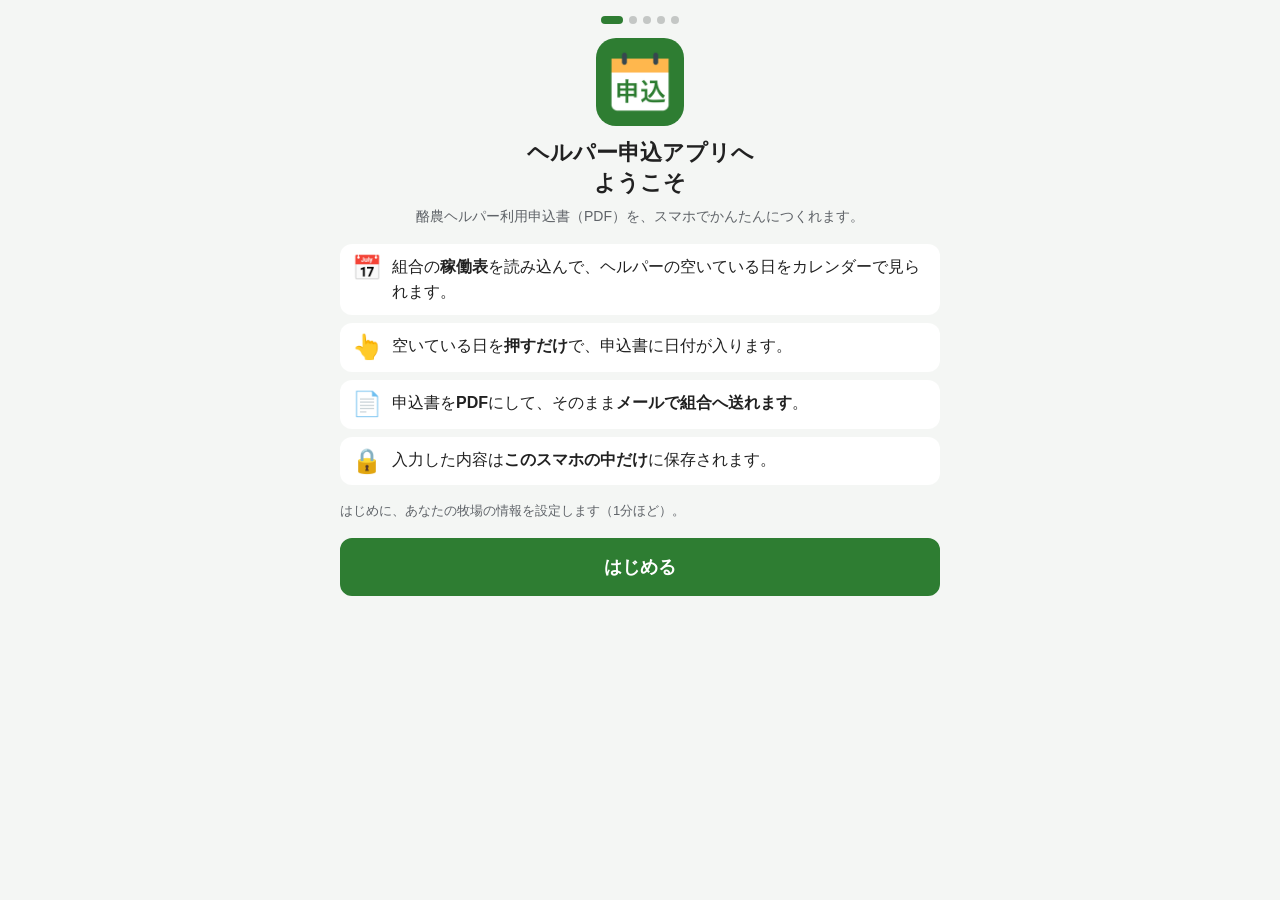
<file: index.html>
<!doctype html>
<html lang="ja">
<head>
  <meta charset="utf-8">
  <meta name="viewport" content="width=device-width, initial-scale=1, viewport-fit=cover">
  <meta name="theme-color" content="#2e7d32">
  <meta name="apple-mobile-web-app-capable" content="yes">
  <meta name="mobile-web-app-capable" content="yes">
  <meta name="apple-mobile-web-app-status-bar-style" content="black-translucent">
  <meta name="apple-mobile-web-app-title" content="ヘルパー申込">
  <meta name="format-detection" content="telephone=no">
  <meta name="robots" content="noindex">
  <title>ヘルパー申込</title>
  <link rel="manifest" href="manifest.webmanifest">
  <link rel="icon" href="img/icon-192.png">
  <link rel="apple-touch-icon" href="img/apple-touch-icon.png">
  <link rel="stylesheet" href="css/style.css">
</head>
<body>
  <header class="topbar">
    <div class="title">
      <h1>ヘルパー申込</h1>
      <div class="who" id="who"></div>
    </div>
    <button class="icon-btn" id="help-btn" aria-label="使い方・困ったとき">？</button>
  </header>

  <main id="view">
    <noscript><p>このアプリを使うには、JavaScript を有効にしてください。</p></noscript>
    <p class="muted" id="boot-msg">読み込んでいます…</p>
  </main>

  <nav class="tabbar" id="tabbar" role="tablist">
    <button role="tab" data-tab="make" aria-selected="true"><span class="ic">📝</span>申込書をつくる</button>
    <button role="tab" data-tab="history" aria-selected="false"><span class="ic">🗂️</span>作成履歴</button>
    <button role="tab" data-tab="settings" aria-selected="false"><span class="ic">⚙️</span>設定</button>
  </nav>

  <div id="layer"></div>

  <script>
    // 古いブラウザ（モジュールが動かない）ときの案内
    window.__bootTimer = setTimeout(function () {
      var m = document.getElementById("boot-msg");
      if (m) m.textContent = "読み込みに時間がかかっています。電波の良いところで開き直してください。何度やっても進まないときは、iPhoneはSafari、AndroidはChromeで開いてください。";
    }, 15000);
  </script>
  <script type="module" src="js/app.js"></script>
</body>
</html>
</file>
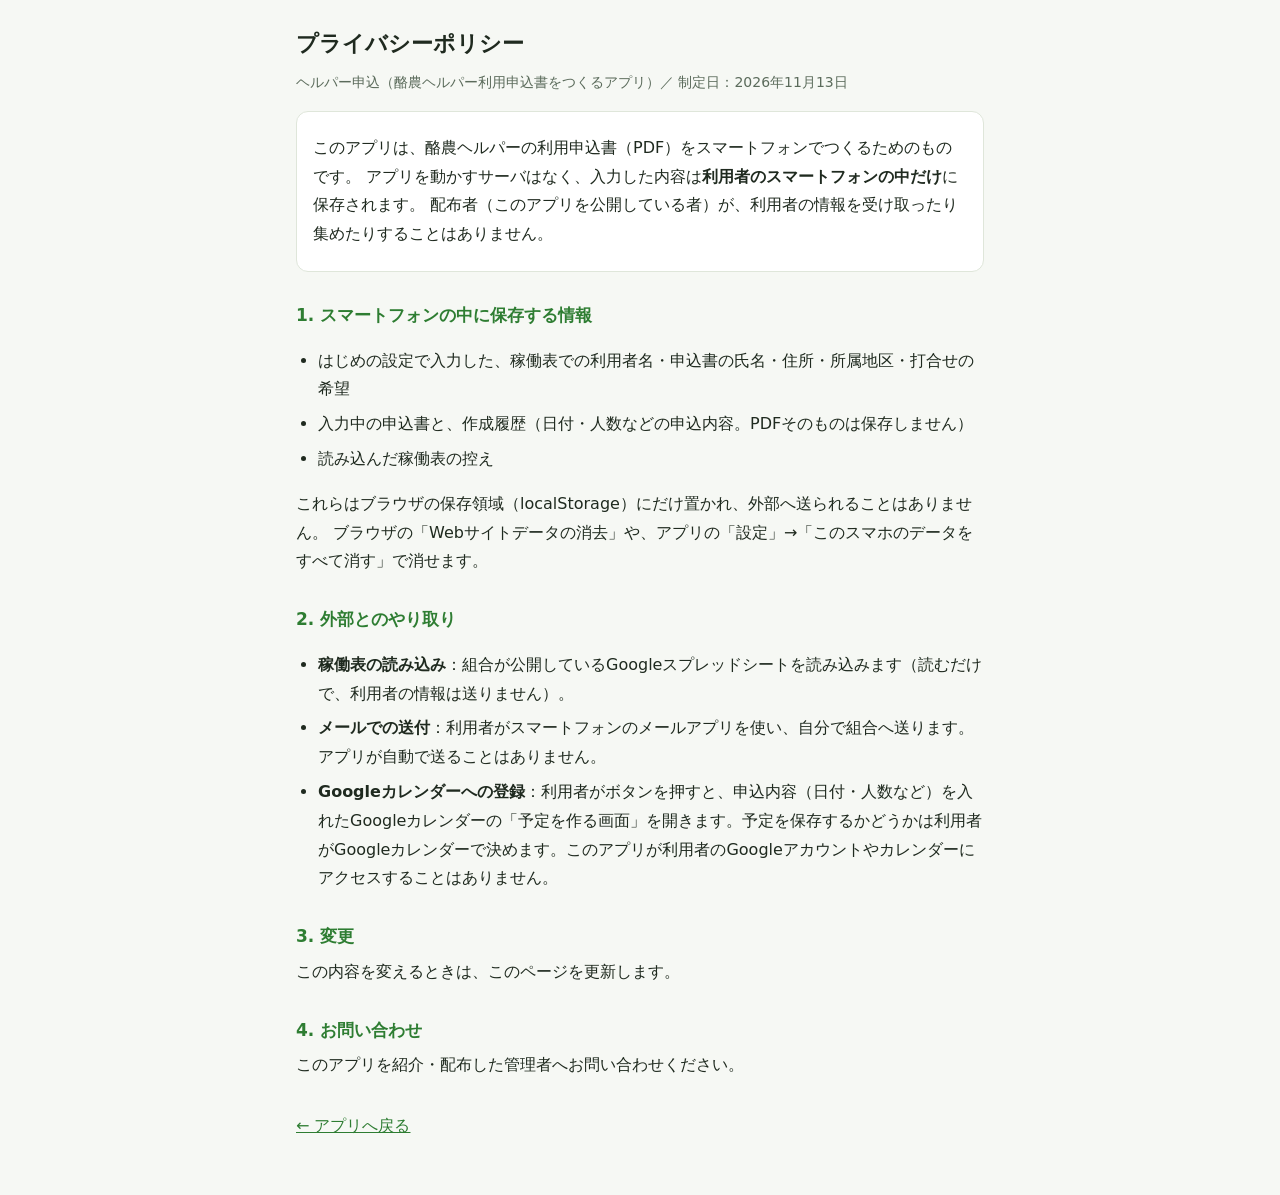
<file: privacy.html>
<!doctype html>
<html lang="ja">
<head>
  <meta charset="utf-8">
  <meta name="viewport" content="width=device-width, initial-scale=1">
  <title>プライバシーポリシー｜ヘルパー申込</title>
  <link rel="icon" href="img/icon-192.png">
  <style>
    :root { --text: #1f2a1f; --sub: #5b6b5b; --bg: #f6f8f4; --card: #fff; --line: #dfe6da; --green: #2e7d32; }
    @media (prefers-color-scheme: dark) {
      :root { --text: #e7eee5; --sub: #a9b8a6; --bg: #141a14; --card: #1c241c; --line: #2f3b2e; --green: #81c784; }
    }
    * { box-sizing: border-box; }
    body { margin: 0; background: var(--bg); color: var(--text); font: 16px/1.8 system-ui, -apple-system, "Hiragino Sans", "Noto Sans JP", sans-serif; }
    main { max-width: 720px; margin: 0 auto; padding: 24px 16px 48px; }
    h1 { font-size: 22px; margin: 0 0 4px; }
    h2 { font-size: 17px; margin: 28px 0 6px; color: var(--green); }
    p, li { margin: 6px 0; }
    ul { padding-left: 22px; }
    .card { background: var(--card); border: 1px solid var(--line); border-radius: 12px; padding: 16px; margin-top: 16px; }
    .sub { color: var(--sub); font-size: 14px; }
    a { color: var(--green); }
  </style>
</head>
<body>
<main>
  <h1>プライバシーポリシー</h1>
  <p class="sub">ヘルパー申込（酪農ヘルパー利用申込書をつくるアプリ）／ 制定日：2026年11月13日</p>

  <div class="card">
    <p>このアプリは、酪農ヘルパーの利用申込書（PDF）をスマートフォンでつくるためのものです。
    アプリを動かすサーバはなく、入力した内容は<b>利用者のスマートフォンの中だけ</b>に保存されます。
    配布者（このアプリを公開している者）が、利用者の情報を受け取ったり集めたりすることはありません。</p>
  </div>

  <h2>1. スマートフォンの中に保存する情報</h2>
  <ul>
    <li>はじめの設定で入力した、稼働表での利用者名・申込書の氏名・住所・所属地区・打合せの希望</li>
    <li>入力中の申込書と、作成履歴（日付・人数などの申込内容。PDFそのものは保存しません）</li>
    <li>読み込んだ稼働表の控え</li>
  </ul>
  <p>これらはブラウザの保存領域（localStorage）にだけ置かれ、外部へ送られることはありません。
  ブラウザの「Webサイトデータの消去」や、アプリの「設定」→「このスマホのデータをすべて消す」で消せます。</p>

  <h2>2. 外部とのやり取り</h2>
  <ul>
    <li><b>稼働表の読み込み</b>：組合が公開しているGoogleスプレッドシートを読み込みます（読むだけで、利用者の情報は送りません）。</li>
    <li><b>メールでの送付</b>：利用者がスマートフォンのメールアプリを使い、自分で組合へ送ります。アプリが自動で送ることはありません。</li>
    <li><b>Googleカレンダーへの登録</b>：利用者がボタンを押すと、申込内容（日付・人数など）を入れたGoogleカレンダーの「予定を作る画面」を開きます。予定を保存するかどうかは利用者がGoogleカレンダーで決めます。このアプリが利用者のGoogleアカウントやカレンダーにアクセスすることはありません。</li>
  </ul>

  <h2>3. 変更</h2>
  <p>この内容を変えるときは、このページを更新します。</p>

  <h2>4. お問い合わせ</h2>
  <p>このアプリを紹介・配布した管理者へお問い合わせください。</p>

  <p style="margin-top:32px"><a href="./">← アプリへ戻る</a></p>
</main>
</body>
</html>
</file>
<file: css/style.css>
/* ヘルパー申込アプリ（スマホ用） */
:root {
  --green: #2e7d32;
  --green-d: #1b5e20;
  --green-l: #e8f5e9;
  --av3: #2e7d32;
  --av2: #66bb6a;
  --av1: #c8e6c9;
  --av0: #e0e0e0;
  --sel: #ef6c00;
  --sel-l: #fff3e0;
  --own: #1565c0;
  --red: #c62828;
  --red-l: #ffebee;
  --amber: #8a5a00;
  --amber-l: #fff8e1;
  --ink: #212121;
  --sub: #5f6368;
  --line: #dadce0;
  --bg: #f4f6f4;
  --card: #fff;
  --radius: 14px;
  --tabbar-h: 64px;
  color-scheme: light;
}

* { box-sizing: border-box; -webkit-tap-highlight-color: transparent; }
html, body { margin: 0; padding: 0; }
body {
  font-family: "Hiragino Sans", "Hiragino Kaku Gothic ProN", "Noto Sans JP", "Noto Sans CJK JP", "Yu Gothic", "Meiryo", sans-serif;
  font-size: 16px;
  line-height: 1.6;
  color: var(--ink);
  background: var(--bg);
  -webkit-text-size-adjust: 100%;
  overscroll-behavior-y: contain;
}
button, input, select, textarea { font: inherit; color: inherit; }
button { cursor: pointer; }
h1, h2, h3 { margin: 0; line-height: 1.35; }
p { margin: 0 0 8px; }
.hidden { display: none !important; }
.muted { color: var(--sub); font-size: 14px; }
.small { font-size: 13px; }
.nowrap { white-space: nowrap; }

/* ---- 上の帯・下のタブ ---- */
.topbar {
  position: sticky; top: 0; z-index: 20;
  display: flex; align-items: center; gap: 8px;
  padding: calc(env(safe-area-inset-top) + 8px) 12px 8px;
  background: var(--green); color: #fff;
  box-shadow: 0 1px 4px rgba(0,0,0,.2);
}
.topbar .title { flex: 1; min-width: 0; }
.topbar h1 { font-size: 17px; }
.topbar .who { font-size: 12px; opacity: .9; white-space: nowrap; overflow: hidden; text-overflow: ellipsis; }
.icon-btn {
  width: 44px; height: 44px; border-radius: 50%; border: 2px solid rgba(255,255,255,.8);
  background: transparent; color: #fff; font-size: 20px; font-weight: 700; flex: none;
}
main { padding: 12px 12px calc(var(--tabbar-h) + env(safe-area-inset-bottom) + 24px); max-width: 640px; margin: 0 auto; }
.tabbar {
  position: fixed; left: 0; right: 0; bottom: 0; z-index: 20;
  display: flex; background: #fff; border-top: 1px solid var(--line);
  padding-bottom: env(safe-area-inset-bottom);
}
.tabbar button {
  flex: 1; height: var(--tabbar-h); border: 0; background: none; color: var(--sub);
  display: flex; flex-direction: column; align-items: center; justify-content: center; gap: 2px; font-size: 12px;
}
.tabbar button .ic { font-size: 22px; line-height: 1; }
.tabbar button[aria-selected="true"] { color: var(--green); font-weight: 700; }

/* ---- カード ---- */
.card {
  background: var(--card); border-radius: var(--radius); padding: 14px;
  margin-bottom: 14px; box-shadow: 0 1px 3px rgba(0,0,0,.08);
}
.card-head { display: flex; align-items: center; gap: 10px; margin-bottom: 10px; }
.step-no {
  flex: none; width: 30px; height: 30px; border-radius: 50%; background: var(--green); color: #fff;
  display: grid; place-items: center; font-weight: 700;
}
.card-head h2 { font-size: 18px; flex: 1; }
.lead { color: var(--sub); font-size: 14px; margin-bottom: 10px; }

/* ---- ボタン ---- */
.btn {
  display: inline-flex; align-items: center; justify-content: center; gap: 6px;
  min-height: 48px; padding: 0 18px; border-radius: 12px; border: 2px solid var(--green);
  background: #fff; color: var(--green); font-weight: 700; font-size: 16px;
}
.btn.primary { background: var(--green); color: #fff; }
.btn.big { min-height: 58px; font-size: 18px; width: 100%; }
.btn.block { width: 100%; }
.btn.danger { border-color: var(--red); color: var(--red); }
.btn.primary.danger { background: var(--red); border-color: var(--red); color: #fff; }
.btn.ghost { border-color: transparent; background: transparent; }
.btn.small { min-height: 38px; padding: 0 12px; font-size: 14px; border-radius: 10px; }
.btn:disabled { opacity: .45; }
.btn-row { display: flex; gap: 8px; flex-wrap: wrap; }
.btn-row > .btn { flex: 1; }
.link { background: none; border: 0; color: var(--green); text-decoration: underline; padding: 4px; font-size: 14px; }

/* 選ぶボタン（人数・打合せ形態・地区） */
.seg { display: flex; gap: 6px; }
.seg button {
  flex: 1; min-height: 46px; border-radius: 10px; border: 2px solid var(--line); background: #fff;
  font-size: 15px; font-weight: 600; line-height: 1.25; padding: 4px 6px;
}
.seg button[aria-pressed="true"] { border-color: var(--green); background: var(--green-l); color: var(--green-d); }
.seg button[aria-pressed="true"]::before { content: "✓ "; }
.seg.wrap { flex-wrap: wrap; }
.seg.wrap button { flex: 1 1 45%; }

/* ---- 入力欄 ---- */
.field { margin-bottom: 12px; }
.field > label, .field > .label { display: block; font-weight: 700; font-size: 15px; margin-bottom: 4px; }
.field .opt { font-weight: 400; color: var(--sub); font-size: 13px; }
input[type="text"], input[type="date"], input[type="number"], input[type="search"], select, textarea {
  width: 100%; min-height: 48px; padding: 8px 12px; border: 2px solid var(--line); border-radius: 10px;
  background: #fff; font-size: 16px;
}
input[type="date"] { appearance: none; -webkit-appearance: none; display: block; }
input:focus, select:focus, textarea:focus { outline: none; border-color: var(--green); }
.field.bad input, .field.bad select, .bad > input { border-color: var(--red); background: var(--red-l); }
.inline { display: flex; align-items: center; gap: 8px; }
.inline > input, .inline > select { flex: 1; min-width: 0; }
.unit { flex: none; font-weight: 600; }

/* ヒント */
.hint { font-size: 14px; border-radius: 8px; padding: 6px 10px; margin-top: 6px; }
.hint.err { background: var(--red-l); color: var(--red); }
.hint.warn { background: var(--amber-l); color: var(--amber); }
.hint.info { background: var(--green-l); color: var(--green-d); }
.hint::before { margin-right: 4px; }
.hint.err::before { content: "✕"; font-weight: 700; }
.hint.warn::before { content: "！"; font-weight: 700; }
.hint.info::before { content: "ⓘ"; }

/* ---- 稼働表の状態 ---- */
.sync {
  display: flex; align-items: center; gap: 8px; font-size: 13px; color: var(--sub);
  margin: -4px 2px 10px;
}
.sync .txt { flex: 1; min-width: 0; }
.progress { height: 6px; background: var(--av0); border-radius: 3px; overflow: hidden; margin-top: 4px; }
.progress > div { height: 100%; background: var(--green); transition: width .2s; }

/* ---- カレンダー ---- */
.month-nav { display: flex; align-items: center; gap: 6px; margin: 10px 0 6px; }
.month-nav button { width: 48px; height: 44px; border-radius: 10px; border: 2px solid var(--line); background: #fff; font-size: 22px; }
.month-nav button:disabled { opacity: .3; }
.month-nav .m { flex: 1; text-align: center; font-weight: 700; font-size: 18px; }
.status-chip { display: inline-block; font-size: 12px; padding: 1px 8px; border-radius: 10px; margin-left: 6px; vertical-align: middle; background: var(--av0); color: var(--ink); font-weight: 600; }
.status-chip.fixed { background: #e3f2fd; color: #0d47a1; }
.status-chip.open { background: var(--green-l); color: var(--green-d); }
.status-chip.draft { background: var(--amber-l); color: var(--amber); }
.status-note { font-size: 13px; color: var(--sub); text-align: center; margin-bottom: 6px; }
.cal { display: grid; grid-template-columns: repeat(7, 1fr); gap: 4px; }
.cal .wd { text-align: center; font-size: 12px; color: var(--sub); padding-bottom: 2px; }
.cal .wd.sun { color: var(--red); }
.cal .wd.sat { color: var(--own); }
.cal .d {
  position: relative; aspect-ratio: 1 / 1.08; border-radius: 10px; border: 2px solid transparent;
  background: var(--av0); padding: 0; display: flex; flex-direction: column; align-items: center; justify-content: center;
  font-size: 16px; font-weight: 700; line-height: 1.1; min-height: 44px;
}
.cal .d .n { font-size: 11px; font-weight: 600; margin-top: 2px; }
.cal .d.a3 { background: var(--av3); color: #fff; }
.cal .d.a2 { background: var(--av2); color: #fff; }
.cal .d.a1 { background: var(--av1); color: var(--green-d); }
.cal .d.a0 { background: var(--av0); color: #757575; }
.cal .d.unk { background: #fff; border: 2px dashed #bdbdbd; color: #9e9e9e; }
.cal .d.short { opacity: .38; }
.cal .d.past { opacity: .3; }
.cal .d.own::after {
  content: ""; position: absolute; left: 18%; right: 18%; bottom: 3px; height: 3px; border-radius: 2px; background: var(--own);
}
.cal .d.sel { outline: 3px solid var(--sel); outline-offset: 0; box-shadow: 0 0 0 3px #fff inset; }
.cal .d.sel::before {
  content: "✓"; position: absolute; top: -7px; right: -5px; width: 20px; height: 20px; border-radius: 50%;
  background: var(--sel); color: #fff; font-size: 12px; display: grid; place-items: center; font-weight: 700;
}
.cal .d.focus { box-shadow: 0 0 0 2px var(--ink) inset; }
.cal .d.holiday-sun { }
.legend { display: flex; flex-wrap: wrap; gap: 6px 12px; font-size: 12px; color: var(--sub); margin-top: 8px; }
.legend i { display: inline-block; width: 14px; height: 14px; border-radius: 4px; vertical-align: -2px; margin-right: 3px; }
.legend .own-mark { display: inline-block; width: 14px; height: 3px; background: var(--own); vertical-align: 3px; margin-right: 3px; }

.detail { margin-top: 10px; border: 2px solid var(--line); border-radius: 12px; padding: 10px 12px; font-size: 14px; }
.detail h3 { font-size: 16px; margin-bottom: 4px; }
.detail .av { font-weight: 700; }
.detail ul { margin: 4px 0; padding-left: 20px; }
.detail .me { color: var(--own); font-weight: 700; }

details.avail-list { margin-top: 10px; }
details.avail-list summary { font-weight: 700; padding: 8px 0; color: var(--green); }
.avail-items { display: flex; flex-direction: column; gap: 6px; }
.avail-items button {
  display: flex; justify-content: space-between; align-items: center; width: 100%; min-height: 44px;
  border: 2px solid var(--line); border-radius: 10px; background: #fff; padding: 6px 12px; text-align: left;
}
.avail-items button.sel { border-color: var(--sel); background: var(--sel-l); }
.avail-items .badge { font-weight: 700; color: var(--green-d); }

/* ---- 申込書の行 ---- */
.who-box { background: var(--green-l); border-radius: 10px; padding: 8px 12px; font-size: 14px; margin-bottom: 12px; }
.who-box b { font-size: 15px; }
.two { display: grid; grid-template-columns: minmax(0, 1fr) minmax(0, 1fr); gap: 10px; align-items: end; }
.two > * { min-width: 0; }
.two .opt { display: block; line-height: 1.3; }
input[type="date"] { min-width: 0; max-width: 100%; }
.row-card { border: 2px solid var(--line); border-radius: 12px; padding: 10px 12px; margin-bottom: 10px; }
.row-card.has-err { border-color: var(--red); }
.row-head { display: flex; align-items: center; gap: 8px; margin-bottom: 8px; }
.row-head .no { font-weight: 700; background: var(--ink); color: #fff; border-radius: 8px; padding: 0 8px; font-size: 14px; }
.row-head .sum { flex: 1; font-weight: 700; font-size: 15px; }
.row-head .days { color: var(--green-d); font-weight: 700; white-space: nowrap; }
.stepper { display: flex; align-items: center; gap: 0; }
.stepper button { width: 48px; height: 48px; border: 2px solid var(--line); background: #fff; font-size: 22px; font-weight: 700; }
.stepper button:first-child { border-radius: 10px 0 0 10px; }
.stepper button:last-child { border-radius: 0 10px 10px 0; }
.stepper input { width: 64px; min-height: 48px; text-align: center; border-radius: 0; border-left: 0; border-right: 0; }
.empty-rows { text-align: center; padding: 18px 10px; border: 2px dashed var(--line); border-radius: 12px; color: var(--sub); margin-bottom: 10px; }

/* ---- 確認 ---- */
.check-ok { background: var(--green-l); color: var(--green-d); border-radius: 10px; padding: 10px 12px; font-weight: 700; margin-bottom: 10px; }
.check-list { margin-bottom: 10px; }
.check-list .hint { margin-top: 6px; }
.check-list .hint button { margin-left: 4px; }

/* ---- 重ねて出す画面 ---- */
.sheet {
  position: fixed; inset: 0; z-index: 50; background: var(--bg); overflow-y: auto;
  padding: calc(env(safe-area-inset-top) + 12px) 14px calc(env(safe-area-inset-bottom) + 24px);
}
.sheet-inner { max-width: 600px; margin: 0 auto; }
.sheet h2 { font-size: 22px; margin-bottom: 8px; }
.sheet .preview { width: 100%; border: 1px solid var(--line); border-radius: 6px; background: #fff; display: block; }
.sheet .close-x { float: right; }
.preview-box { overflow: auto; border-radius: 6px; -webkit-overflow-scrolling: touch; }
.preview-box.zoom { max-height: 70vh; }
.preview-box.zoom .preview { width: 230%; max-width: none; }
.steps-dots { display: flex; gap: 6px; justify-content: center; margin: 4px 0 14px; }
.steps-dots i { width: 8px; height: 8px; border-radius: 50%; background: #c4c7c5; }
.steps-dots i.on { background: var(--green); width: 22px; border-radius: 4px; }
.welcome-icon { width: 88px; height: 88px; border-radius: 20px; display: block; margin: 12px auto; }
.points { padding-left: 0; list-style: none; }
.points li { background: #fff; border-radius: 12px; padding: 10px 12px; margin-bottom: 8px; display: flex; gap: 10px; align-items: flex-start; }
.points li .em { font-size: 24px; line-height: 1.2; }
.cand { display: flex; flex-direction: column; gap: 8px; margin: 8px 0; }
.cand button {
  text-align: left; border: 2px solid var(--line); border-radius: 12px; padding: 10px 12px; background: #fff;
}
.cand button[aria-pressed="true"] { border-color: var(--green); background: var(--green-l); }
.cand .nm { font-weight: 700; font-size: 17px; }
.form-crop { width: 100%; border: 1px solid var(--line); border-radius: 8px; background: #fff; }
.wizard-foot { display: flex; gap: 8px; margin-top: 16px; }
.wizard-foot .btn { flex: 1; }

.dialog-back { position: fixed; inset: 0; z-index: 70; background: rgba(0,0,0,.45); display: grid; place-items: center; padding: 20px; }
.dialog { background: #fff; border-radius: 16px; padding: 18px; width: 100%; max-width: 420px; }
.dialog h3 { font-size: 18px; margin-bottom: 8px; }
.dialog .btn-row { margin-top: 14px; }

.toast {
  position: fixed; left: 50%; transform: translateX(-50%); z-index: 80;
  bottom: calc(var(--tabbar-h) + env(safe-area-inset-bottom) + 14px);
  background: #323232; color: #fff; padding: 10px 16px; border-radius: 10px; font-size: 15px;
  max-width: calc(100% - 32px); box-shadow: 0 2px 8px rgba(0,0,0,.3);
}

/* ---- チュートリアル ---- */
.tour-hole {
  position: fixed; z-index: 90; border-radius: 12px; pointer-events: none;
  box-shadow: 0 0 0 4px #ffeb3b, 0 0 0 9999px rgba(0,0,0,.62); transition: all .25s;
}
.tour-block { position: fixed; inset: 0; z-index: 89; }
.tour-bubble {
  position: fixed; z-index: 91; left: 12px; right: 12px; max-width: 520px; margin: 0 auto;
  background: #fff; border-radius: 14px; padding: 14px; box-shadow: 0 4px 16px rgba(0,0,0,.35);
}
.tour-bubble h3 { font-size: 17px; margin-bottom: 4px; }
.tour-bubble .count { font-size: 12px; color: var(--sub); }
.tour-bubble .btn-row { margin-top: 10px; }

/* ---- 履歴・設定 ---- */
.hist-item .t { font-weight: 700; }
.hist-item ul { margin: 4px 0 8px; padding-left: 18px; font-size: 14px; }
.faq details { border-top: 1px solid var(--line); padding: 8px 0; }
.faq summary { font-weight: 700; }
.faq p, .faq li { font-size: 14px; }
.kv { display: grid; grid-template-columns: auto 1fr; gap: 2px 10px; font-size: 14px; }
.kv dt { color: var(--sub); }
.kv dd { margin: 0; font-weight: 600; word-break: break-all; }

/* メールで送る */
.mail-kv { display: grid; grid-template-columns: auto minmax(0, 1fr); gap: 8px 10px; margin: 10px 0 0; font-size: 14px; align-items: center; }
.mail-kv dt { color: var(--sub); }
.mail-kv dd { margin: 0; display: flex; align-items: center; gap: 8px; min-width: 0; }
.mail-kv dd .v { flex: 1; min-width: 0; font-weight: 600; word-break: break-all; }
.copy-btn { flex: none; min-height: 34px; padding: 0 10px; font-size: 13px; }
a.btn { display: flex; align-items: center; justify-content: center; }

/* 新しい版の案内 */
.update-bar {
  position: fixed; left: 12px; right: 12px; bottom: calc(76px + env(safe-area-inset-bottom)); z-index: 60;
  display: flex; align-items: center; justify-content: space-between; gap: 10px;
  padding: 10px 12px; border-radius: 12px; background: #1b5e20; color: #fff; font-weight: 700;
  box-shadow: 0 4px 16px rgba(0,0,0,.25);
}
.update-bar .btn { background: #fff; color: #1b5e20; border-color: #fff; }

/* Googleカレンダー（予定作成リンク） */
.cal-links { display: flex; flex-direction: column; gap: 8px; }
.cal-link { text-decoration: none; justify-content: flex-start; flex-wrap: wrap; font-size: 15px; }
.cal-opened { margin-left: auto; font-size: 13px; color: var(--sub); font-weight: 600; }
.cal-hist { margin-top: 10px; }
.cal-hist summary { font-weight: 700; color: var(--green); font-size: 15px; padding: 4px 0; }

/* カレンダーの上の道具 */
.cal-tools { display: flex; align-items: center; justify-content: space-between; gap: 8px; margin: 4px 0 10px; flex-wrap: wrap; }
.cal-tools .btn:disabled { opacity: .4; }

/* 申込書の紙面（確認用） */
.paper { background: #fff; color: #111; border: 1px solid #9e9e9e; border-radius: 4px; padding: 12px 10px 10px;
  box-shadow: 0 2px 8px rgba(0,0,0,.12); font-family: "Hiragino Mincho ProN", "Yu Mincho", "Noto Serif JP", serif; }
.paper-title { text-align: center; font-weight: 700; font-size: 16px; letter-spacing: .1em; margin-bottom: 6px; }
.paper-meta { display: flex; justify-content: space-between; gap: 8px; font-size: 13px; }
.paper-meta.sub { margin: 2px 0 8px; color: #333; }
.paper-meta .month b { font-size: 16px; padding: 0 2px; }
.paper-table { width: 100%; border-collapse: collapse; table-layout: fixed; font-size: 12.5px; }
.paper-table th, .paper-table td { border: 1px solid #333; padding: 5px 2px; text-align: center; vertical-align: middle; line-height: 1.3; }
.paper-table th { background: #f1f1f1; font-weight: 600; font-size: 11px; }
.paper-table th:nth-child(1) { width: 6%; } .paper-table th:nth-child(2) { width: 26%; }
.paper-table th:nth-child(3) { width: 8%; } .paper-table th:nth-child(4) { width: 11%; }
.paper-table th:nth-child(5) { width: 21%; } .paper-table th:nth-child(6) { width: 15%; } .paper-table th:nth-child(7) { width: 13%; }
.paper-table td.period { font-size: 12px; }
.paper-table td.period .d { display: block; white-space: nowrap; }
.paper-table .circle { white-space: nowrap; }
.paper-table tr.blank td { color: #bdbdbd; height: 30px; }
.paper-table .miss { color: var(--red); font-size: 11px; }
.paper-table .circle { display: inline-block; border: 1.5px solid #111; border-radius: 999px; padding: 1px 4px; font-size: 11px; }


/* 紙面で直す */
.paper-table td { padding: 3px 1px; }
.cell-btn { width: 100%; min-height: 40px; border: 1.5px dashed #8fb88f; border-radius: 6px; background: #f6fbf6; color: #111;
  font: inherit; font-size: 12.5px; padding: 2px 1px; line-height: 1.25; }
.cell-btn.plain { border-color: transparent; background: none; }
.cell-btn:active { background: var(--sel-l); }
.del-btn { width: 100%; min-height: 40px; border: 1.5px solid var(--red); border-radius: 6px; background: #fff; color: var(--red);
  font-size: 12px; font-weight: 700; padding: 0; }
.paper-table tr.blank td { height: 46px; }
.usage-month { font-size: 20px; font-weight: 700; min-height: 48px; display: flex; align-items: center; gap: 4px; }
.usage-month .unit { font-size: 15px; font-weight: 600; }

/* 選ぶための小さな画面 */
.dialog.pick { max-width: 420px; }
.pick-grid { display: grid; grid-template-columns: 1fr; gap: 8px; }
.pick-grid.three { grid-template-columns: repeat(3, 1fr); }
.pick-input { display: flex; align-items: center; gap: 8px; margin-top: 12px; }
.pick-input input { flex: 1; min-width: 0; font-size: 18px; min-height: 48px; padding: 0 12px; border: 2px solid var(--line); border-radius: 10px; }
.pick-input .unit { white-space: nowrap; }
.cell-btn .tm { display: block; font-size: 14px; font-weight: 600; }
.cell-btn .tm-u { display: block; font-size: 10px; }

/* 紙面の色付け（赤＝直すところ、黄色＝確かめてほしいところ） */
.paper-table td.c-err { background: var(--red-l); box-shadow: inset 0 0 0 2px var(--red); }
.paper-table td.c-err .cell-btn { border-color: var(--red); background: #fff; }
.paper-table td.c-warn { background: #fff3c4; box-shadow: inset 0 0 0 2px #e0a800; }
.paper-table td.c-warn .cell-btn { border-color: #c79100; background: #fffaf0; }
.paper-table tr.has-err td.no { color: var(--red); font-weight: 700; }
.paper-legend { display: flex; flex-wrap: wrap; gap: 4px 12px; margin-top: 8px; font-size: 13px; align-items: center; }
.paper-legend i { display: inline-block; width: 14px; height: 14px; border-radius: 3px; vertical-align: -2px; margin-right: 4px; }
.paper-legend .lg-err { background: var(--red-l); box-shadow: inset 0 0 0 2px var(--red); }
.paper-legend .lg-warn { background: #fff3c4; box-shadow: inset 0 0 0 2px #e0a800; }
</file>
